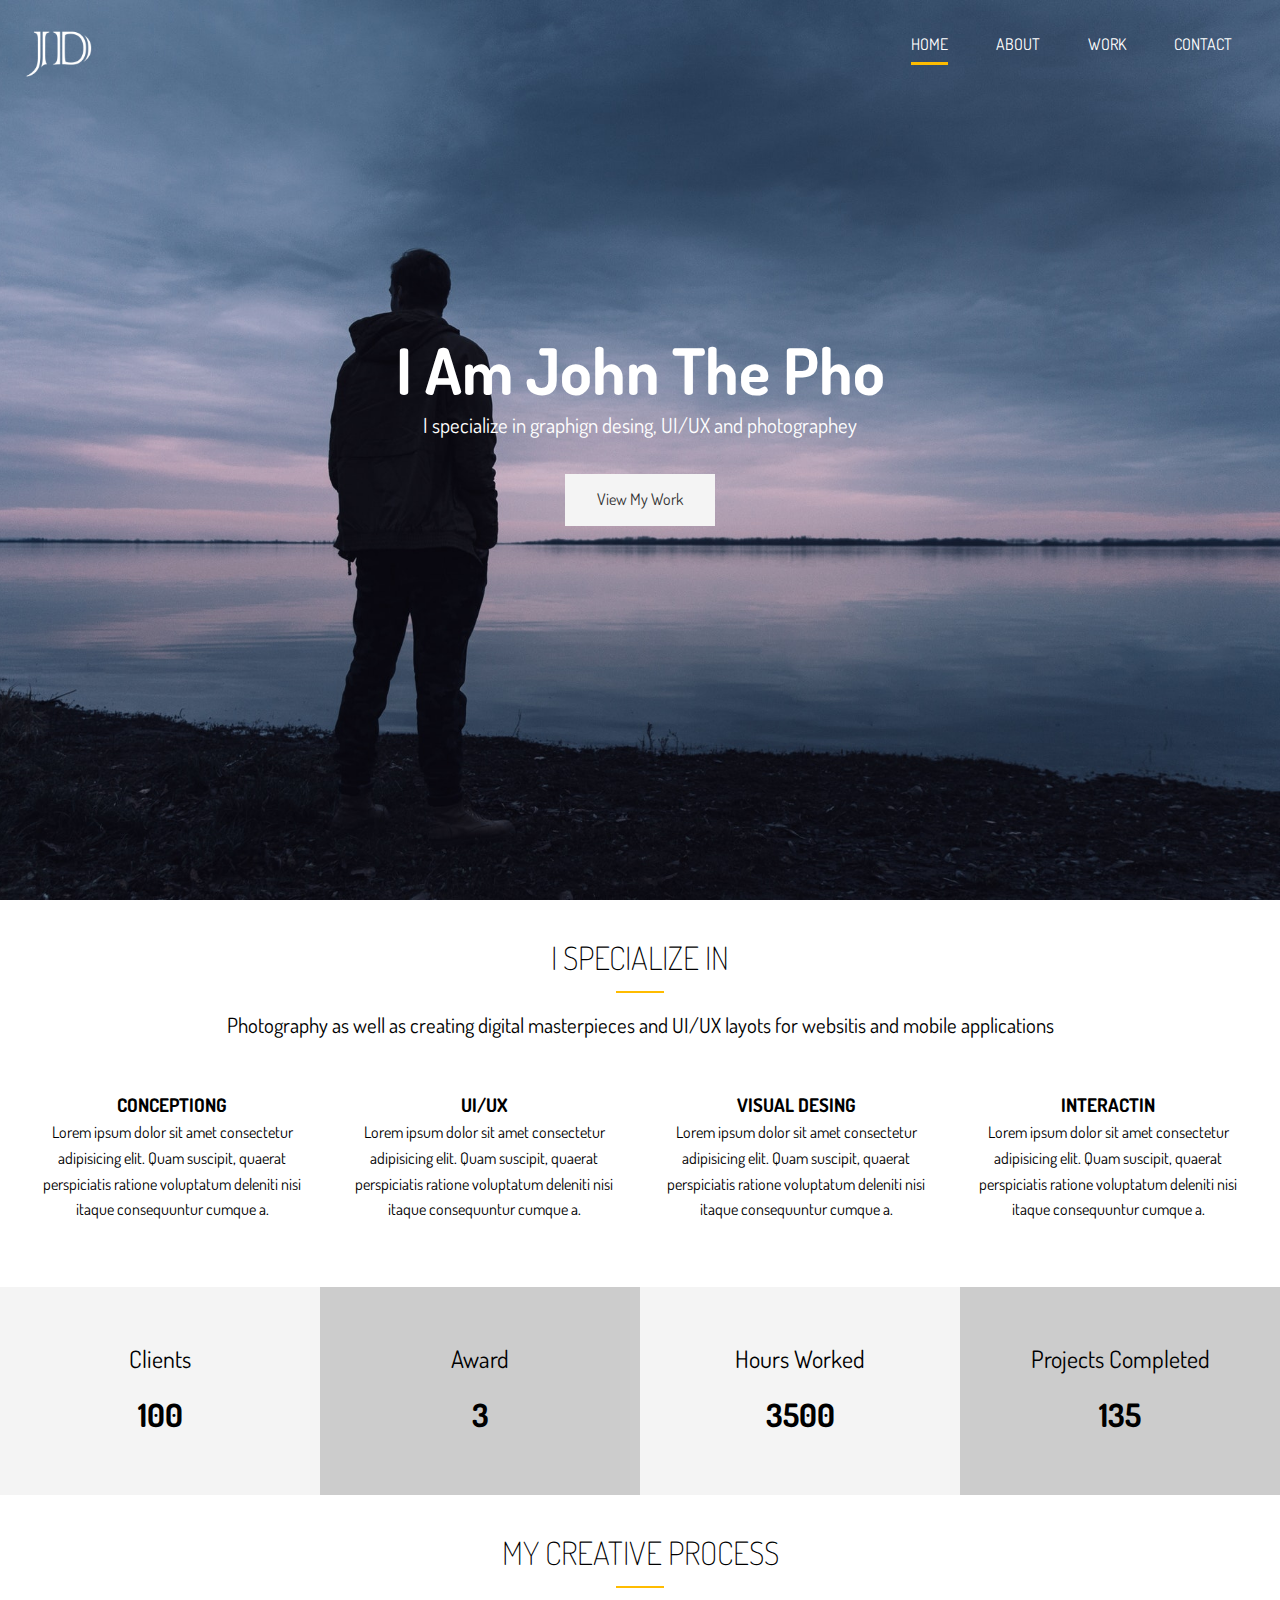
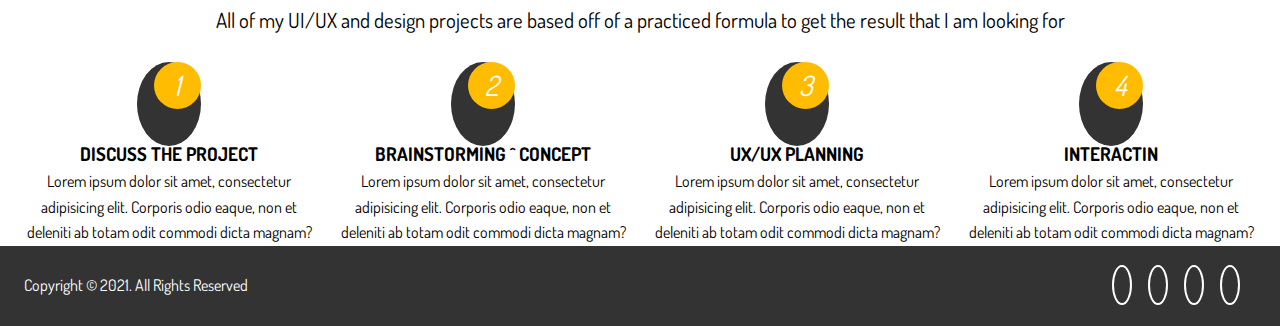
<file: index.html>
<!DOCTYPE html>
<html lang="en">

  <head>
    <meta charset="UTF-8">
    <meta http-equiv="X-UA-Compatible" content="IE=edge">
    <meta name="viewport" content="width=device-width, initial-scale=1.0">


    <link rel="stylesheet" href="https://use.fontawesome.com/releases/v5.7.2/css/all.css"
      integrity="sha384-fnmOCqbTlWIlj8LyTjo7mOUStjsKC4pOpQbqyi7RrhN7udi9RwhKkMHpvLbHG9Sr" crossorigin="anonymous" />

    <link href="https://fonts.googleapis.com/css?family=Dosis" rel="stylesheet" />

    <link rel="stylesheet" href="css/main.css">

    <title>Jone Doe | UI/UX Desing & Photographer</title>
  </head>

  <body>
    <!-- Header -->
    <header id="header-home">
      <!-- container -->
      <div class="container">
        <!-- nav -->
        <nav id="main-nav">
          <!-- logo -->
          <img src="img/logo.png" alt="My Portfolio" id="logo">
          <!-- list -->
          <ul>
            <li><a href="index.html" class="current">Home</a></li>
            <li><a href="about.html">About</a></li>
            <li><a href="work.html">Work</a></li>
            <li><a href="contact.html">Contact</a></li>
          </ul>
        </nav>
        <!-- header-content -->
        <div class="header-content">
          <h1>I Am John The <span class="txt-type" data-wait="3000"
              data-words='["Photographer","Desing", "UI/UX Dev"]'></span> </h1>

          <p class="lead">I specialize in graphign desing, UI/UX and photographey</p>

          <a href="" class="btn-light">View My Work</a>
        </div>
      </div>
    </header>


    <!-- Section A: Specialize -->
    <section id="home-a" class=" text-center py-2">
      <!-- container -->
      <div class="container">
        <h2 class="section-title">I Specialize In</h2>
        <div class="bottom-line"></div>
        <p class="lead">
          Photography as well as creating digital masterpieces and UI/UX layots for websitis and mobile applications
        </p>

        <div class="specials">
          <!-- 1 -->
          <div>
            <i class="fas fa-file-alt fa-2x"></i>
            <h3>Conceptiong</h3>
            <p>Lorem ipsum dolor sit amet consectetur adipisicing elit. Quam suscipit, quaerat perspiciatis ratione
              voluptatum deleniti nisi itaque consequuntur cumque a.</p>
          </div>
          <!-- 2 -->
          <div>
            <i class="fas fa-desktop fa-2x"></i>
            <h3>UI/UX</h3>
            <p>Lorem ipsum dolor sit amet consectetur adipisicing elit. Quam suscipit, quaerat perspiciatis ratione
              voluptatum deleniti nisi itaque consequuntur cumque a.</p>
          </div>
          <!-- 3 -->
          <div>
            <i class="fas fa-object-ungroup fa-2x"></i>
            <h3>Visual Desing</h3>
            <p>Lorem ipsum dolor sit amet consectetur adipisicing elit. Quam suscipit, quaerat perspiciatis ratione
              voluptatum deleniti nisi itaque consequuntur cumque a.</p>
          </div>
          <!-- 4 -->
          <div>
            <i class="fas fa-thumbs-up fa-2x"></i>
            <h3>Interactin</h3>
            <p>Lorem ipsum dolor sit amet consectetur adipisicing elit. Quam suscipit, quaerat perspiciatis ratione
              voluptatum deleniti nisi itaque consequuntur cumque a.</p>
          </div>
        </div>
    </section>


    <!-- Section B: Start -->
    <section id="home-b" class="text-center py-2">
      <div class="stats">
        <div>
          <ul>
            <li><i class="fas fa-user fa-3x"></i></li>
            <li class="stats-title">Clients</li>
            <li class="stats-number">100</li>
          </ul>
        </div>
        <div>
          <ul>
            <li><i class="fas fa-award fa-3x"></i></li>
            <li class="stats-title">Award</li>
            <li class="stats-number">3 </li>
          </ul>
        </div>
        <div>
          <ul>
            <li><i class="fas fa-hourglass-start fa-3x"></i></li>
            <li class="stats-title">Hours Worked</li>
            <li class="stats-number">3500</li>
          </ul>
        </div>
        <div>
          <ul>
            <li><i class="fas fa-code-branch fa-3x"></i></li>
            <li class="stats-title">Projects Completed</li>
            <li class="stats-number">135</li>
          </ul>
        </div>

      </div>
    </section>


    <!-- Section C: Process -->
    <sectioin id="home-c" class="text-center py-2">
      <div class="container">
        <h2 class="section-title">
          My Creative Process
        </h2>
        <div class="bottom-line"></div>
        <p class="lead">
          All of my UI/UX and design projects are based off of a practiced formula to get the result that I am looking
          for
        </p>
        <div class="process">
          <!-- 1 -->
          <div>
            <i class="fas fa-file-alt fa-4x process-icon my-2">
              <div class="process-step">1</div>
            </i>
            <h3>Discuss The Project</h3>
            <p>Lorem ipsum dolor sit amet, consectetur adipisicing elit. Corporis odio eaque, non et deleniti ab totam
              odit commodi dicta magnam?</p>
          </div>
          <!-- 2 -->
          <div>
            <i class="fas fa-desktop fa-4x process-icon my-2">
              <div class="process-step">2</div>
            </i>
            <h3>Brainstorming ^ Concept</h3>
            <p>Lorem ipsum dolor sit amet, consectetur adipisicing elit. Corporis odio eaque, non et deleniti ab totam
              odit commodi dicta magnam?</p>
          </div>
          <!-- 3 -->
          <div>
            <i class="fas fa-object-ungroup fa-4x process-icon my-2">
              <div class="process-step">3</div>
            </i>
            <h3>UX/UX Planning </h3>
            <p>Lorem ipsum dolor sit amet, consectetur adipisicing elit. Corporis odio eaque, non et deleniti ab totam
              odit commodi dicta magnam?</p>
          </div>
          <!-- 4 -->
          <div>
            <i class="fas fa-thumbs-up fa-4x process-icon my-2">
              <div class="process-step">4</div>
            </i>
            <h3>Interactin</h3>
            <p>Lorem ipsum dolor sit amet, consectetur adipisicing elit. Corporis odio eaque, non et deleniti ab totam
              odit commodi dicta magnam?</p>
          </div>
        </div>
      </div>
    </sectioin>

    <!-- Footer -->
    <footer id="main-footer">
      <div class="footer-content container">
        <p>Copyright &copy; 2021. All Rights Reserved</p>
        <div class="social">
          <i class="fab fa-twitter"></i>
          <i class="fab fa-facebook"></i>
          <i class="fab fa-instagram"></i>
          <i class="fab fa-linkedin"></i>
        </div>
      </div>
    </footer>

    <!-- Type Effect Tutorial: https://www.youtube.com/watch?v=POX3dT-pB4E -->
    <script src="js/typewriter.js"></script>

  </body>

</html>
</file>
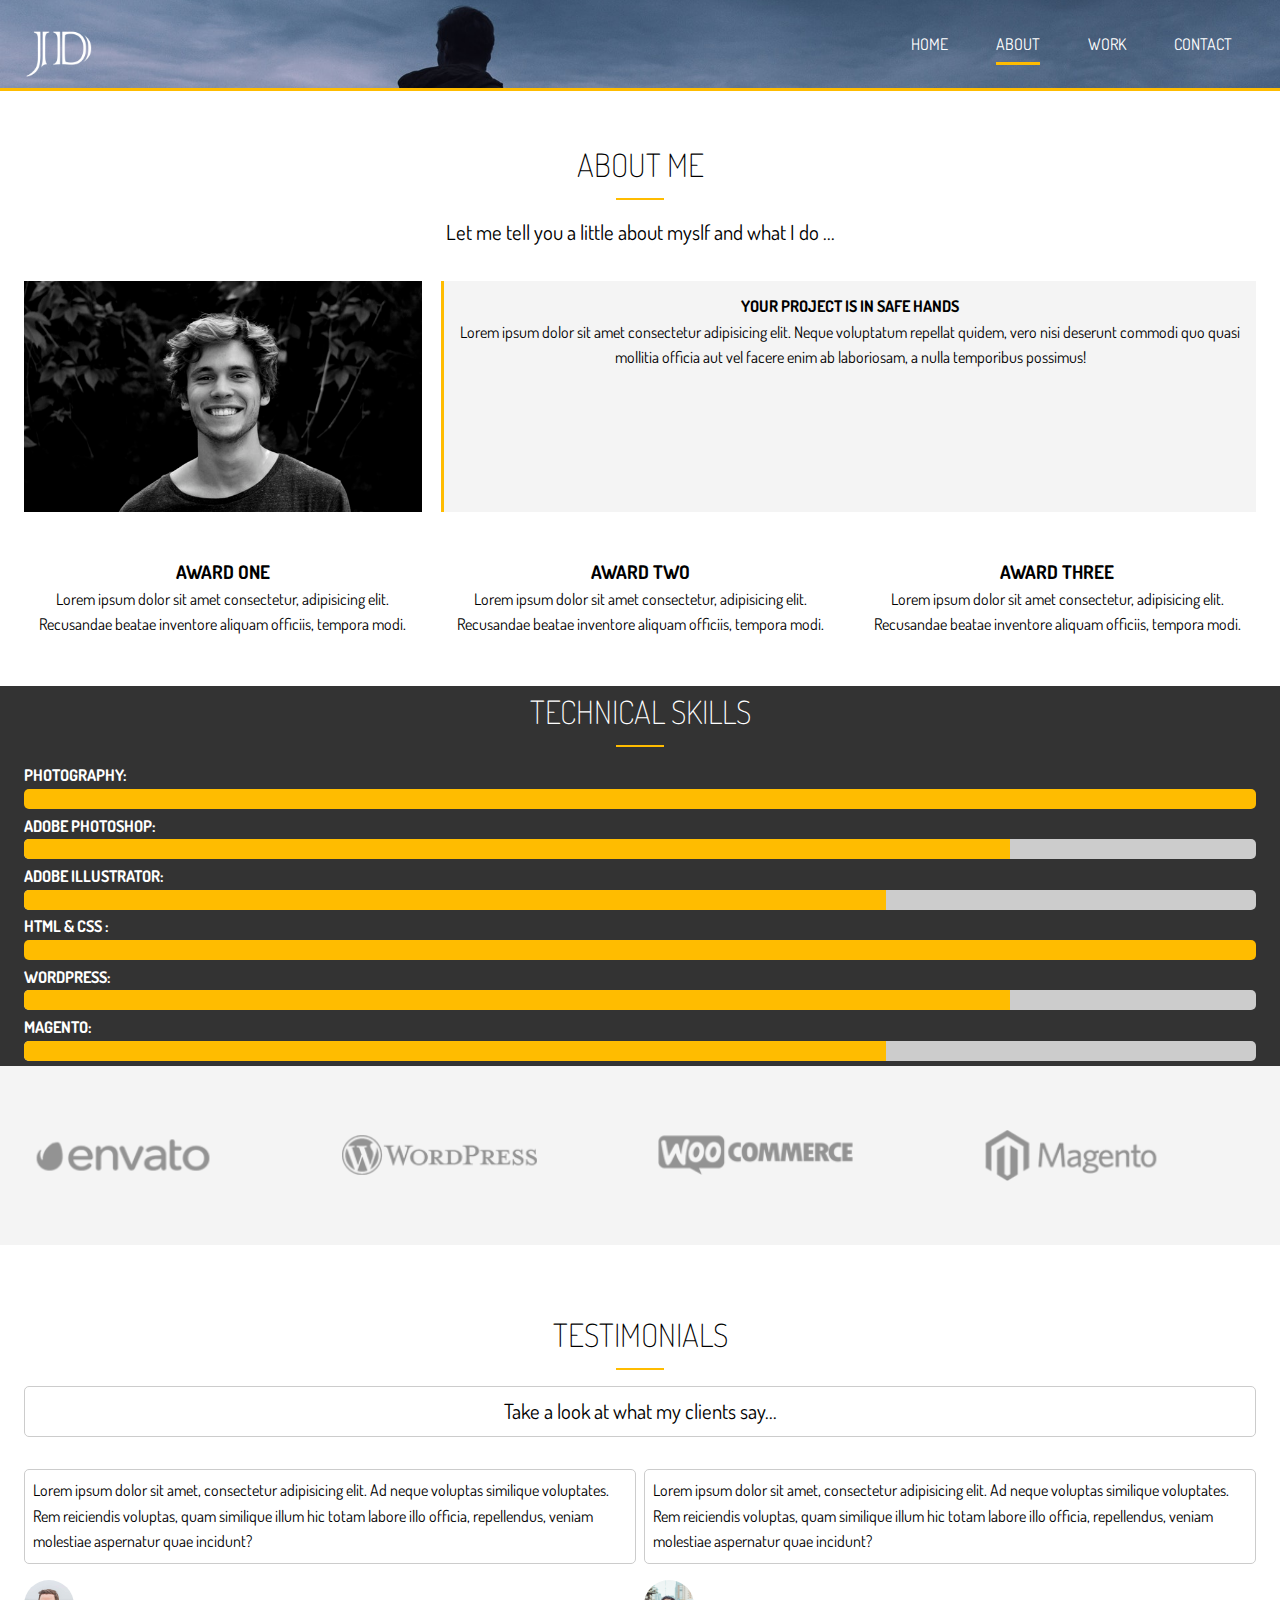
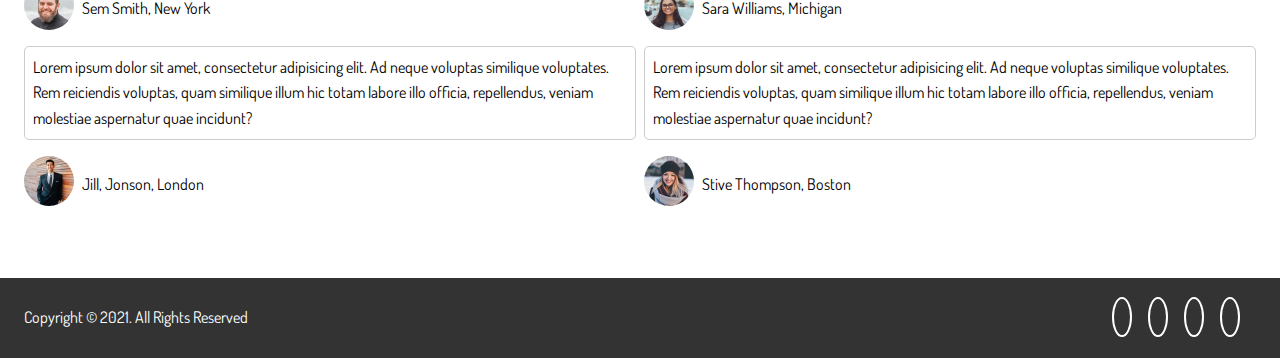
<file: about.html>
<!DOCTYPE html>
<html lang="en">

  <head>
    <meta charset="UTF-8">
    <meta http-equiv="X-UA-Compatible" content="IE=edge">
    <meta name="viewport" content="width=device-width, initial-scale=1.0">


    <link rel="stylesheet" href="https://use.fontawesome.com/releases/v5.7.2/css/all.css"
      integrity="sha384-fnmOCqbTlWIlj8LyTjo7mOUStjsKC4pOpQbqyi7RrhN7udi9RwhKkMHpvLbHG9Sr" crossorigin="anonymous" />

    <link href="https://fonts.googleapis.com/css?family=Dosis" rel="stylesheet" />

    <link rel="stylesheet" href="css/main.css">

    <title>About Me | UI/UX Desing & Photographer</title>
  </head>

  <body>
    <!-- Header -->
    <header id="header-inner">
      <!-- container -->
      <div class="container">
        <!-- nav -->
        <nav id="main-nav">
          <!-- logo -->
          <img src="img/logo.png" alt="My Portfolio" id="logo">
          <!-- list -->
          <ul>
            <li><a href="index.html">Home</a></li>
            <li><a href="about.html" class="current">About</a></li>
            <li><a href="work.html">Work</a></li>
            <li><a href="contact.html">Contact</a></li>
          </ul>
        </nav>
      </div>
    </header>


    <!-- Section A: Info -->
    <section id="about-a" class="text-center py-3">
      <div class="container">
        <h2 class="section-title">About Me</h2>
        <div class="bottom-line"></div>
        <p class="lead">
          Let me tell you a little about myslf and what I do ...
        </p>
        <!-- image -->
        <div class="about-info">
          <img src="img/about.jpg" alt="" class="bio-image">
          <div class="bio bg-light">
            <h4>Your Project Is In Safe Hands</h4>
            <p>Lorem ipsum dolor sit amet consectetur adipisicing elit. Neque voluptatum repellat quidem, vero nisi
              deserunt commodi quo quasi mollitia officia aut vel facere enim ab laboriosam, a nulla temporibus
              possimus!</p>
          </div>
          <!-- 1 -->
          <div class="award-1">
            <i class="fas fa-award fa-3x"></i>
            <h3>Award One</h3>
            <p>Lorem ipsum dolor sit amet consectetur, adipisicing elit. Recusandae beatae inventore aliquam officiis,
              tempora modi.</p>
          </div>
          <!-- 2 -->
          <div class="award-2">
            <i class="fas fa-award fa-3x"></i>
            <h3>Award Two</h3>
            <p>Lorem ipsum dolor sit amet consectetur, adipisicing elit. Recusandae beatae inventore aliquam officiis,
              tempora modi.</p>
          </div>
          <!-- 3 -->
          <div class="award-3">
            <i class="fas fa-award fa-3x"></i>
            <h3>Award Three</h3>
            <p>Lorem ipsum dolor sit amet consectetur, adipisicing elit. Recusandae beatae inventore aliquam officiis,
              tempora modi.</p>
          </div>
        </div>

      </div>
    </section>

    <!-- Section B: Progress Bars  -->
    <section id="about-b" class="bg-dark">
      <div class="container">
        <h2 class="section-title">Technical Skills</h2>
        <div class="bottom-line"></div>
        <!-- 1 -->
        <h4>Photography:</h4>
        <div class="progress">
          <div style="width:100%"></div>
        </div>
        <!-- 2 -->
        <h4>Adobe Photoshop:</h4>
        <div class="progress">
          <div style="width:80%"></div>
        </div>
        <!-- 3 -->
        <h4>Adobe Illustrator:</h4>
        <div class="progress">
          <div style="width:70%"></div>
        </div>
        <!-- 4 -->
        <h4>HTML & CSS :</h4>
        <div class="progress">
          <div style="width:100%"></div>
        </div>
        <!-- 5 -->
        <h4>Wordpress:</h4>
        <div class="progress">
          <div style="width:80%"></div>
        </div>
        <!-- 6 -->
        <h4>Magento:</h4>
        <div class="progress">
          <div style="width:70%"></div>
        </div>
      </div>
    </section>

    <!-- Section C: Logos -->
    <section id="about-c" class="py-4 bg-light">
      <div class="container">
        <div class="about-logos">
          <img src="img/about-logos/logo-envato.png" alt="">
          <img src="img/about-logos/logo-wordpress.png" alt="">
          <img src="img/about-logos/logo-woocommerce.png" alt="">
          <img src="img/about-logos/logo-magento.png" alt="">
        </div>
      </div>
    </section>

    <!-- Section D: Testimonials  -->
    <section id="about-d" class="py-4">
      <div class="container">
        <h2 class="section-title">Testimonials</h2>
        <div class="bottom-line"></div>
        <p class="lead text-center">Take a look at what my clients say...</p>
        <div class="testimonials">
          <!-- 1 -->
          <div>
            <p>
              Lorem ipsum dolor sit amet, consectetur adipisicing elit. Ad neque voluptas similique voluptates. Rem
              reiciendis voluptas, quam similique illum hic totam labore illo officia, repellendus, veniam molestiae
              aspernatur quae incidunt?
            </p>
            <ul>
              <li><img src="img/testimonials/person1.jpg" alt=""></li>
              <li>Sem Smith, New York</li>
            </ul>
          </div>
          <!-- 2 -->
          <div>
            <p>
              Lorem ipsum dolor sit amet, consectetur adipisicing elit. Ad neque voluptas similique voluptates. Rem
              reiciendis voluptas, quam similique illum hic totam labore illo officia, repellendus, veniam molestiae
              aspernatur quae incidunt?
            </p>
            <ul>
              <li><img src="img/testimonials/person2.jpg" alt=""></li>
              <li>Sara Williams, Michigan</li>
            </ul>
          </div>
          <!-- 3 -->
          <div>
            <p>
              Lorem ipsum dolor sit amet, consectetur adipisicing elit. Ad neque voluptas similique voluptates. Rem
              reiciendis voluptas, quam similique illum hic totam labore illo officia, repellendus, veniam molestiae
              aspernatur quae incidunt?
            </p>
            <ul>
              <li><img src="img/testimonials/person3.jpg" alt=""></li>
              <li>Jill, Jonson, London</li>
            </ul>
          </div>
          <!-- 4 -->
          <div>
            <p>
              Lorem ipsum dolor sit amet, consectetur adipisicing elit. Ad neque voluptas similique voluptates. Rem
              reiciendis voluptas, quam similique illum hic totam labore illo officia, repellendus, veniam molestiae
              aspernatur quae incidunt?
            </p>
            <ul>
              <li><img src="img/testimonials/person4.jpg" alt=""></li>
              <li>Stive Thompson, Boston</li>
            </ul>
          </div>
        </div>
      </div>
    </section>



    <!-- Footer -->
    <footer id="main-footer">
      <div class="footer-content container">
        <p>Copyright &copy; 2021. All Rights Reserved</p>
        <div class="social">
          <i class="fab fa-twitter"></i>
          <i class="fab fa-facebook"></i>
          <i class="fab fa-instagram"></i>
          <i class="fab fa-linkedin"></i>
        </div>
      </div>
    </footer>


  </body>

</html>
</file>
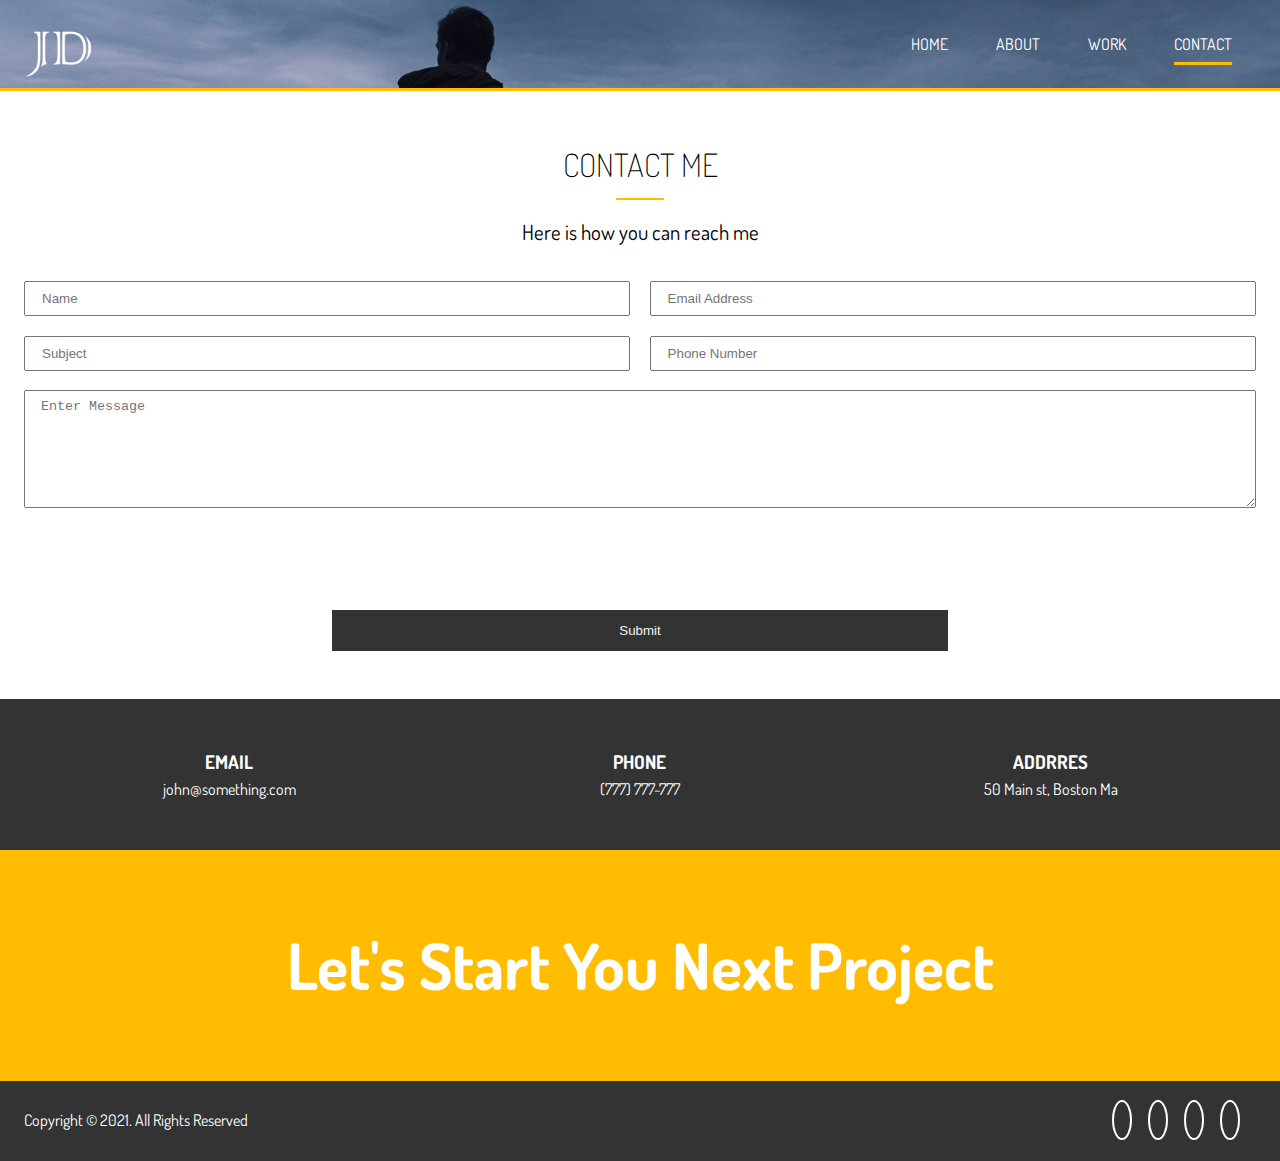
<file: contact.html>
<!DOCTYPE html>
<html lang="en">

  <head>
    <meta charset="UTF-8">
    <meta http-equiv="X-UA-Compatible" content="IE=edge">
    <meta name="viewport" content="width=device-width, initial-scale=1.0">


    <link rel="stylesheet" href="https://use.fontawesome.com/releases/v5.7.2/css/all.css"
      integrity="sha384-fnmOCqbTlWIlj8LyTjo7mOUStjsKC4pOpQbqyi7RrhN7udi9RwhKkMHpvLbHG9Sr" crossorigin="anonymous" />

    <link href="https://fonts.googleapis.com/css?family=Dosis" rel="stylesheet" />

    <link rel="stylesheet" href="css/main.css">

    <title>Conatct Me | UI/UX Desing & Photographer</title>
  </head>

  <body>
    <!-- Header -->
    <header id="header-inner">
      <!-- container -->
      <div class="container">
        <!-- nav -->
        <nav id="main-nav">
          <!-- logo -->
          <img src="img/logo.png" alt="My Portfolio" id="logo">
          <!-- list -->
          <ul>
            <li><a href="index.html">Home</a></li>
            <li><a href="about.html">About</a></li>
            <li><a href="work.html">Work</a></li>
            <li><a href="contact.html" class="current">Contact</a></li>
          </ul>
        </nav>
      </div>
    </header>

    <!-- Section A : Contact Form  -->
    <section id="contact-a" class="text-center py-3">
      <div class="container">
        <h2 class="section-title">Contact Me</h2>
        <div class="bottom-line"></div>
        <p class="lead">Here is how you can reach me</p>
        <!-- forms -->
        <form method="POST" data-netlify="true" data-netlify-recaptcha="true">
          <div class="text-fields">
            <input type="text" class="text-input name-input " placeholder="Name" name="name">
            <input type="text" class="text-input subject-input " placeholder="Subject" name="subject">
            <input type="email" class="text-input email-input " placeholder="Email Address" name="email">
            <input type="text" class="text-input phone-input " placeholder="Phone Number" name="phone">
            <textarea type="text" class="text-input message-input " placeholder="Enter Message"
              name="message"></textarea>
            <div class="my-2">
              <div data-netlify-recaptcha="true"></div>
            </div>
          </div>
          <!-- button -->
          <button type="submit" class="btn-dark">Submit</button>

        </form>
      </div>
    </section>

    <!-- Section B: Conatct Info -->
    <section id="contact-b" class="py-3 bg-dark">
      <div class="container">
        <div class="contact-info">
          <!-- 1 -->
          <div>
            <i class="fas fa-envelope fa-2x"></i>
            <h3>Email</h3>
            <p>john@something.com</p>
          </div>
          <!-- 2 -->
          <div>
            <i class="fas fa-phone fa-2x"></i>
            <h3>Phone</h3>
            <p>(777) 777-777 </p>
          </div>
          <!-- 3 -->
          <div>
            <i class="fas fa-address-card fa-2x"></i>
            <h3>Addrres</h3>
            <p>50 Main st, Boston Ma</p>
          </div>
        </div>

      </div>
    </section>

    <!-- Section C: Tagline-->
    <section id="contact-c" class="bg-main py-4">
      <div class="container">
        <h1>Let's Start You Next Project </h1>
      </div>
    </section>

    <!-- Footer -->
    <footer id="main-footer">
      <div class="footer-content container">
        <p>Copyright &copy; 2021. All Rights Reserved</p>
        <div class="social">
          <i class="fab fa-twitter"></i>
          <i class="fab fa-facebook"></i>
          <i class="fab fa-instagram"></i>
          <i class="fab fa-linkedin"></i>
        </div>
      </div>
    </footer>


  </body>

</html>
</file>
<file: css/main.css>
.container {
  max-width: 1280px;
  padding: 0 1.5rem;
  margin: auto;
  overflow: hidden; }

.btn-main, .btn-light, .btn-dark {
  display: inline-block;
  padding: 0.8rem 2rem;
  transition: all 0.5s;
  border: none;
  cursor: pointer; }

.btn-main {
  color: #333;
  background-color: #ffbc00; }

.btn-light {
  color: #333;
  background-color: #f4f4f4; }

.btn-dark {
  color: #f4f4f4;
  background-color: #333; }

button[class^="btn-"]:hover,
a[class^="btn-"]:hover,
input[class^="btn-"]:hover {
  background-color: #ffbc00; }

.bg-main {
  background: #ffbc00;
  color: #fff; }

.bg-dark {
  background: #333;
  color: #fff; }

.bg-light {
  background: #f4f4f4;
  color: #000; }

.bg-medium {
  background: #ccc;
  color: #000; }

.lead {
  font-size: 1.3rem;
  margin-bottom: 2rem; }

.text-center {
  text-align: center; }

.py-1 {
  padding: 1rem 0; }

.py-2 {
  padding: 2rem 0; }

.py-3 {
  padding: 3rem 0; }

.py-4 {
  padding: 4rem 0; }

.my-1 {
  margin: 1rem 0; }

.my-2 {
  margin: 2rem 0; }

.my-3 {
  margin: 3rem 0; }

.my-4 {
  margin: 4rem 0; }

.section-title {
  font-size: 2rem;
  display: block;
  padding-bottom: 0.5rem;
  text-align: center;
  font-weight: 100;
  text-transform: uppercase; }

.bottom-line {
  height: 2px;
  width: 3rem;
  background: #ffbc00;
  display: block;
  margin: 0 auto 1rem auto; }

.items {
  display: grid;
  grid-template-columns: repeat(3, 1fr);
  box-shadow: 0 5px 10px 0 rgba(0, 0, 0, 0.3); }

.item {
  position: relative;
  background: #ffbc00;
  overflow: hidden; }
  .item::after {
    content: "";
    position: absolute;
    display: block;
    background: inherit;
    opacity: 0.9;
    top: 0;
    left: 0;
    width: 100%;
    height: 100%;
    transform: scale(2) translateX(-75%) translateY(-75%) rotate(-28deg);
    transition: transform 3s cubic-bezier(0.2, 1, 0.3, 1); }
  .item:hover:after {
    transform: scale(2) translateX(0) translateY(0) rotate(-28deg); }
  .item:hover .item-image {
    transform: scale(1.2); }
  .item:hover .item-text {
    opacity: 1;
    transform: translateY(0); }
  .item-image {
    height: auto;
    transform: translateZ(0);
    display: block;
    transition: transform 750ms cubic-bezier(0.2, 1, 0.3, 1); }
  .item-image::before {
    content: "";
    display: block;
    padding-top: 75%;
    overflow: hidden; }
  .item-image img {
    position: absolute;
    top: 0;
    left: 0;
    width: 100%;
    height: auto;
    line-height: 0; }
  .item-text {
    position: absolute;
    top: 0;
    left: 0;
    bottom: 0;
    right: 0;
    opacity: 0;
    text-align: center;
    z-index: 1;
    color: #fff;
    transform: translateY(-20%);
    transition: opacity 500ms cubic-bezier(0.2, 1, 0.3, 1), transform 500ms cubic-bezier(0.2, 1, 0.3, 1);
    transition-delay: 300ms; }
  .item-text-wrap {
    position: absolute;
    width: 100%;
    top: 50%;
    transform: translateY(-50%); }
  .item-text-title {
    font-size: 2rem;
    padding: 0 1rem;
    margin: 5px 0 0 0; }
  .item-text-category {
    text-transform: uppercase;
    font-size: 1.2rem;
    opacity: 0.7;
    margin: 0; }

* {
  margin: 0;
  padding: 0; }

body {
  font-family: 'Dosis', sans-serif;
  line-height: 1.6;
  background: #fff; }

a {
  text-decoration: none;
  color: #333; }

ul {
  list-style: none; }

h2,
h3,
h4 {
  text-transform: uppercase; }

img {
  width: 100%; }

#logo {
  width: 70px;
  height: 70px;
  color: #fff;
  text-transform: uppercase; }

#main-nav {
  display: flex;
  justify-content: space-between;
  padding-top: 1rem; }
  #main-nav ul {
    display: flex; }
  #main-nav li {
    padding: 1rem 1.5rem; }
  #main-nav a {
    text-decoration: none;
    color: #fff;
    text-transform: uppercase;
    border-bottom: 3px transparent solid;
    padding-bottom: 0.5rem;
    transition: border-color 0.5s; }
    #main-nav a:hover {
      border-color: #ccc; }
    #main-nav a.current {
      border-color: #ffbc00; }

#header-home {
  background: url("../img/showcase.jpg") no-repeat center right/cover;
  height: 100vh;
  color: #fff; }
  #header-home .header-content {
    text-align: center;
    padding-top: 20%; }
    #header-home .header-content h1 {
      font-size: 4rem;
      line-height: 1.2; }

#header-inner {
  background: url("../img/showcase.jpg") no-repeat 20% 30%/cover;
  height: 5.5rem;
  border-bottom: 3px solid #ffbc00; }

#home-a .specials {
  margin-top: 3rem;
  display: grid;
  grid-gap: 1rem;
  grid-template-columns: repeat(4, 1fr); }
  #home-a .specials .fas {
    color: #ffbc00;
    padding-bottom: 0.4rem; }

#home-b .stats {
  display: grid;
  grid-template-columns: repeat(4, 1fr); }
  #home-b .stats li {
    line-height: 2; }
    #home-b .stats li.stats-title {
      font-size: 1.5rem; }
    #home-b .stats li.stats-number {
      font-size: 2rem;
      font-weight: bold; }
  #home-b .stats div {
    padding: 3rem 0; }
    #home-b .stats div:nth-child(odd) {
      background: #f4f4f4; }
    #home-b .stats div:nth-child(even) {
      background: #ccc; }

#home-c .process {
  display: grid;
  grid-template-columns: repeat(4, 1fr);
  grid-gap: 1.5rem;
  text-align: center; }
  #home-c .process-step {
    position: absolute;
    top: 0;
    right: 0;
    font-size: 28px;
    background: #ffbc00;
    border-radius: 50%;
    height: 15px;
    width: 15px;
    line-height: 15px;
    padding: 1rem;
    transition: all 1s; }
  #home-c .process-icon {
    border-radius: 50%;
    background: #333;
    color: #fff;
    padding: 2rem;
    width: 70px;
    height: 70px;
    line-height: 70px;
    text-align: center;
    position: relative;
    transition: all 1s; }
    #home-c .process-icon:hover {
      background: #ffbc00;
      width: 90px;
      height: 90px;
      line-height: 90px; }
      #home-c .process-icon:hover .process-step {
        background: #333; }

#about-a .about-info {
  display: grid;
  grid-template-areas: "bioimage bio bio" "aw1 aw2 aw3";
  grid-gap: 1.2rem; }

#about-a .bio-image {
  grid-area: bioimage; }

#about-a .bio {
  grid-area: bio;
  border-left: 3px solid #ffbc00;
  padding: 0.8rem; }

#about-a .award-1 {
  grid-area: aw1; }

#about-a .award-2 {
  grid-area: aw2; }

#about-a .award-3 {
  grid-area: aw3; }

#about-a .award-1 .fas,
#about-a .award-2 .fas,
#about-a .award-3 .fas {
  color: #ffbc00;
  margin: 1rem; }

#about-b .progress {
  overflow: hidden;
  height: 20px;
  background: #ccc;
  border-radius: 5px;
  margin-bottom: 0.3rem; }
  #about-b .progress div {
    height: 100%;
    color: #fff;
    text-align: center;
    background: #ffbc00; }

#about-c .about-logos {
  display: grid;
  grid-template-columns: repeat(4, 1fr);
  grid-gap: 2rem; }
  #about-c .about-logos img {
    width: 70%; }

#about-d .testimonials {
  display: grid;
  grid-template-columns: repeat(2, 2fr);
  grid-gap: 0.5rem; }

#about-d ul {
  list-style: none;
  margin-top: 1rem;
  display: flex;
  align-items: center; }

#about-d p {
  border: 1px solid #ccc;
  border-radius: 5px;
  padding: 0.5rem; }

#about-d img {
  width: 50px;
  height: 50px;
  border-radius: 50%;
  margin-right: 0.5rem; }

#contact-a .text-fields {
  display: grid;
  grid-template-areas: 'name email' 'subject phone' 'message message';
  grid-gap: 1.2rem;
  margin-bottom: 1.2rem; }
  #contact-a .text-fields .name-input {
    grid-area: name; }
  #contact-a .text-fields .subject-input {
    grid-area: subject; }
  #contact-a .text-fields .email-input {
    grid-area: email; }
  #contact-a .text-fields .phone-input {
    grid-area: phone; }
  #contact-a .text-fields .message-input {
    grid-area: message; }
  #contact-a .text-fields .message-input {
    grid-area: message;
    height: 100px; }
  #contact-a .text-fields .text-input {
    padding: 0.5rem 1rem; }

#contact-a button[type="submit"] {
  width: 50%; }

#contact-b .contact-info {
  display: grid;
  grid-template-columns: repeat(3, 1fr);
  text-align: center; }

#contact-c h1 {
  text-align: center;
  font-size: 4rem; }

#main-footer {
  background: #333;
  color: #fff;
  height: 5rem; }
  #main-footer .footer-content {
    display: flex;
    justify-content: space-between;
    height: 5rem;
    align-items: center; }
    #main-footer .footer-content .social .fab {
      margin-right: 1rem;
      border: 2px #fff solid;
      border-radius: 50%;
      height: 20px;
      width: 20px;
      line-height: 20px;
      text-align: center;
      padding: 0.5rem; }
      #main-footer .footer-content .social .fab:hover {
        background: #ffbc00; }

@media (max-width: 800px) {
  #header-home {
    height: 30rem; }
    #header-home .header-content {
      padding-top: 5rem; } }

@media (max-width: 500px) {
  #main-nav {
    flex-direction: column;
    align-items: center; }
    #main-nav li {
      padding: 1rem; }
  #header-home {
    height: 10rem;
    border-bottom: 3px solid #ffbc00;
    background-position: 20% 30%; }
    #header-home .header-content {
      display: none; }
  #header-inner {
    height: 10rem; }
  #home-a .specials,
  #home-b .stats,
  #home-c .process,
  #about-d .testimonials,
  #contact-b .contact-info,
  .items {
    grid-template-columns: 1fr; }
  #home-a .specials div {
    border-bottom: 1px #f4f4f4 solid;
    padding-bottom: 1rem; }
    #home-a .specials div:last-child {
      border: none;
      padding-bottom: 0; }
  #home-b .stats div {
    padding: 2rem 0 1rem 0; }
  #about-a .about-info {
    grid-template-areas: 'bioimage' 'bio' 'aw1' 'aw2' 'aw3'; }
  #about-c {
    display: none; }
  #contact-a .text-fields {
    grid-template-areas: 'name' 'subject' 'email' 'phone' 'message'; }
  #contact-b div {
    margin-bottom: 1rem;
    padding-bottom: 1rem;
    border-bottom: 1px #5555 solid; }
    #contact-b div:last-child {
      border: none;
      margin-bottom: 0;
      padding-bottom: 0; }
  #contact-c h1 {
    font-size: 2rem; }
  #main-footer {
    height: 7rem; }
    #main-footer .footer-content {
      flex-direction: column;
      padding: 1rem;
      height: 5rem; } }

@media (max-height: 580px) {
  #header-home .header-content {
    padding-top: 3rem; } }

@media (max-height: 330px) {
  #header-home .header-content h1 {
    font-size: 2rem; } }
</file>
